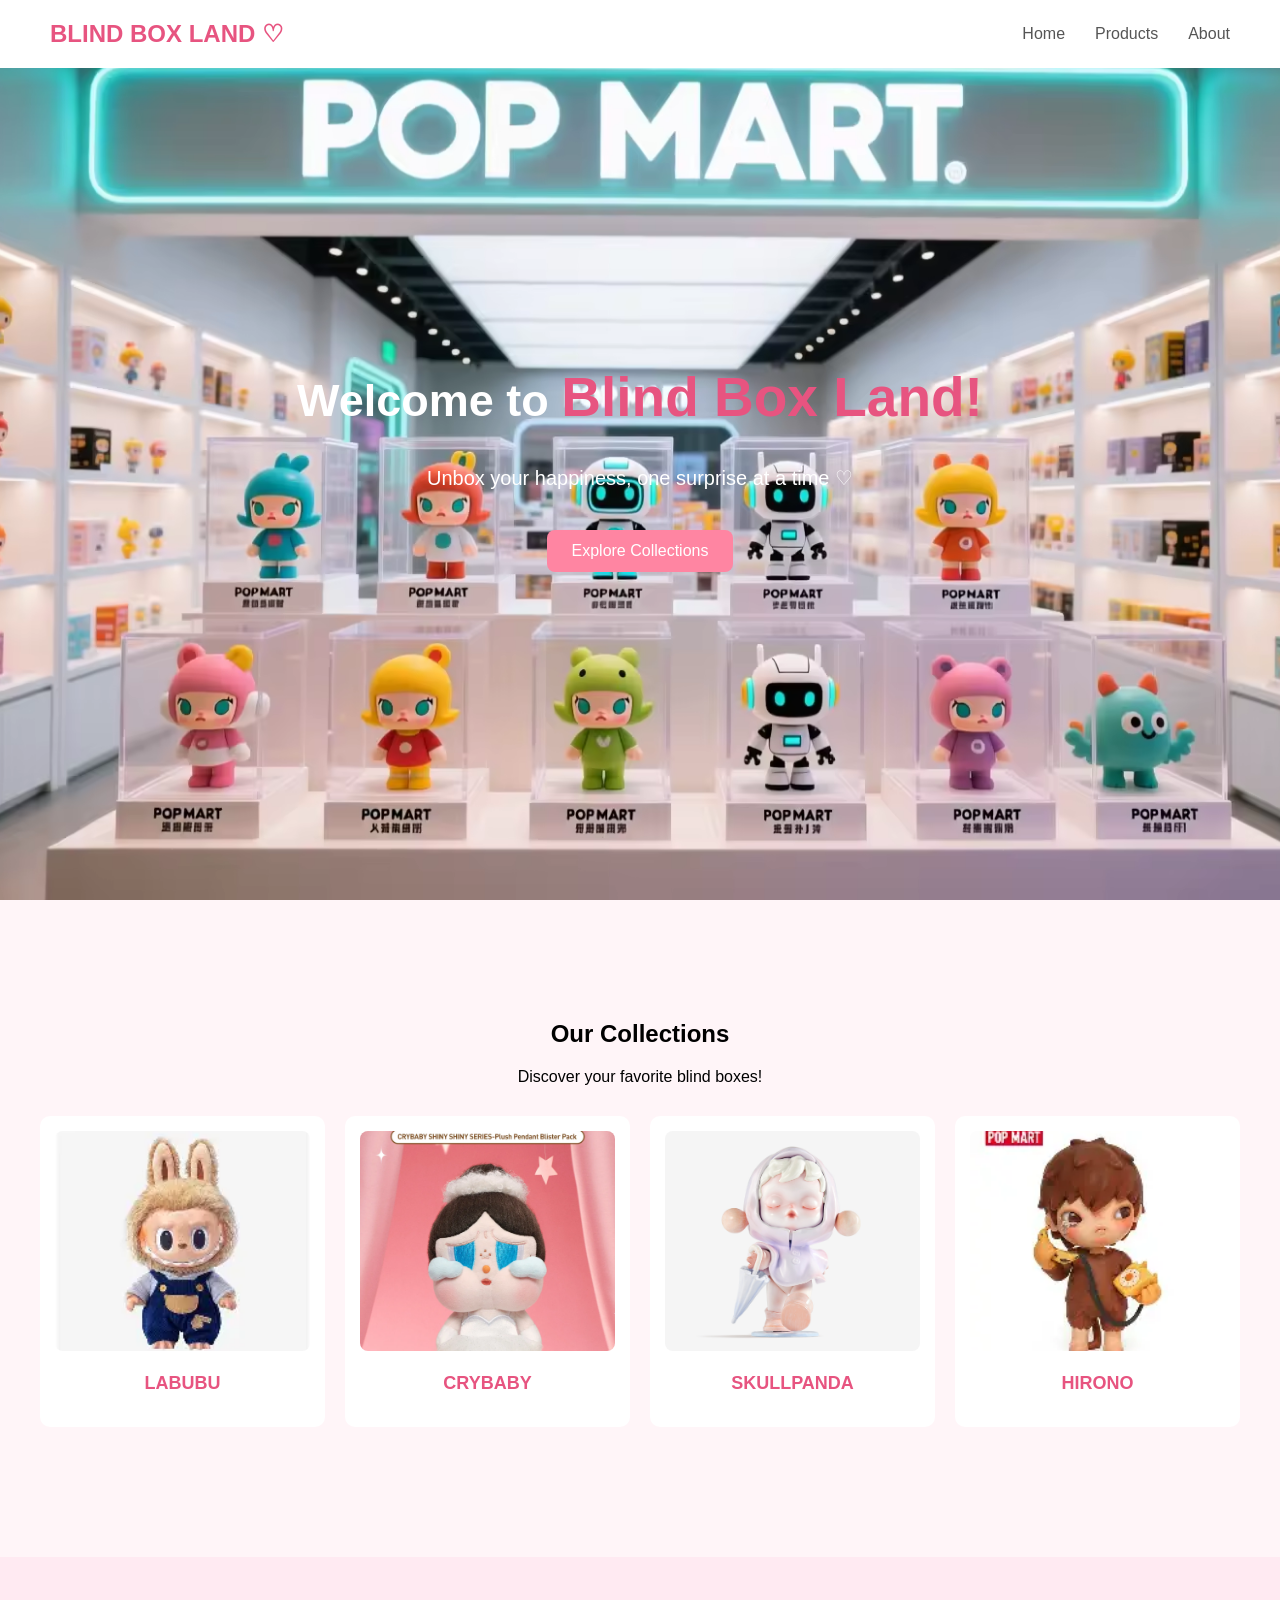
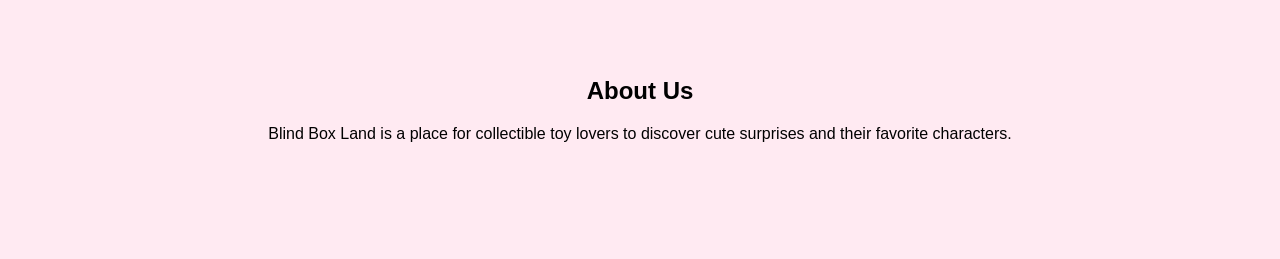
<file: index.html>
<!DOCTYPE html>
<html lang="en">
<head>
    <title>Blind Box Land</title>
    <link rel="stylesheet" href="style.css">
</head>
<body class="home-page">

    <!-- Navbar -->
    <nav class="navbar">
        <div class="logo">BLIND BOX LAND ♡</div>
        <ul class="nav-links">
            <li><a href="#home">Home</a></li>
            <li><a href="#products">Products</a></li>
            <li><a href="#about">About</a></li>
        </ul>
    </nav>

    <!-- Section Home -->
    <section id="home" class="hero">
        <div class="hero-content">
            <h1>Welcome to <span>Blind Box Land!</span></h1>
            <p>Unbox your happiness, one surprise at a time ♡</p>
            <a href="#products" class="hero-button">
                Explore Collections
            </a>
        </div>
    </section>

    <!-- Section Products -->
    
<!-- Section Products -->
<section id="products" class="products">
    <h2>Our Collections</h2>
    <p>Discover your favorite blind boxes!</p>

    <div class="product-container">
        <div class="product-card">
            <img src="images/produk1.webp" alt="Labubu">
            <h3>LABUBU</h3>
        </div>

        <div class="product-card">
            <img src="images/produk2.webp" alt="Crybaby">
            <h3>CRYBABY</h3>
        </div>

        <div class="product-card">
            <img src="images/produk3.webp" alt="Skullpanda">
            <h3>SKULLPANDA</h3>
        </div>

        <div class="product-card">
            <img src="images/produk4.webp" alt="Hirono">
            <h3>HIRONO</h3>
        </div>
    </div>
</section>

    <!-- Section About -->
    <section id="about" class="about">
        <h2>About Us</h2>
        <p>
            Blind Box Land is a place for collectible
            toy lovers to discover cute surprises
            and their favorite characters.
        </p>
    </section>

</body>
</html>
</file>
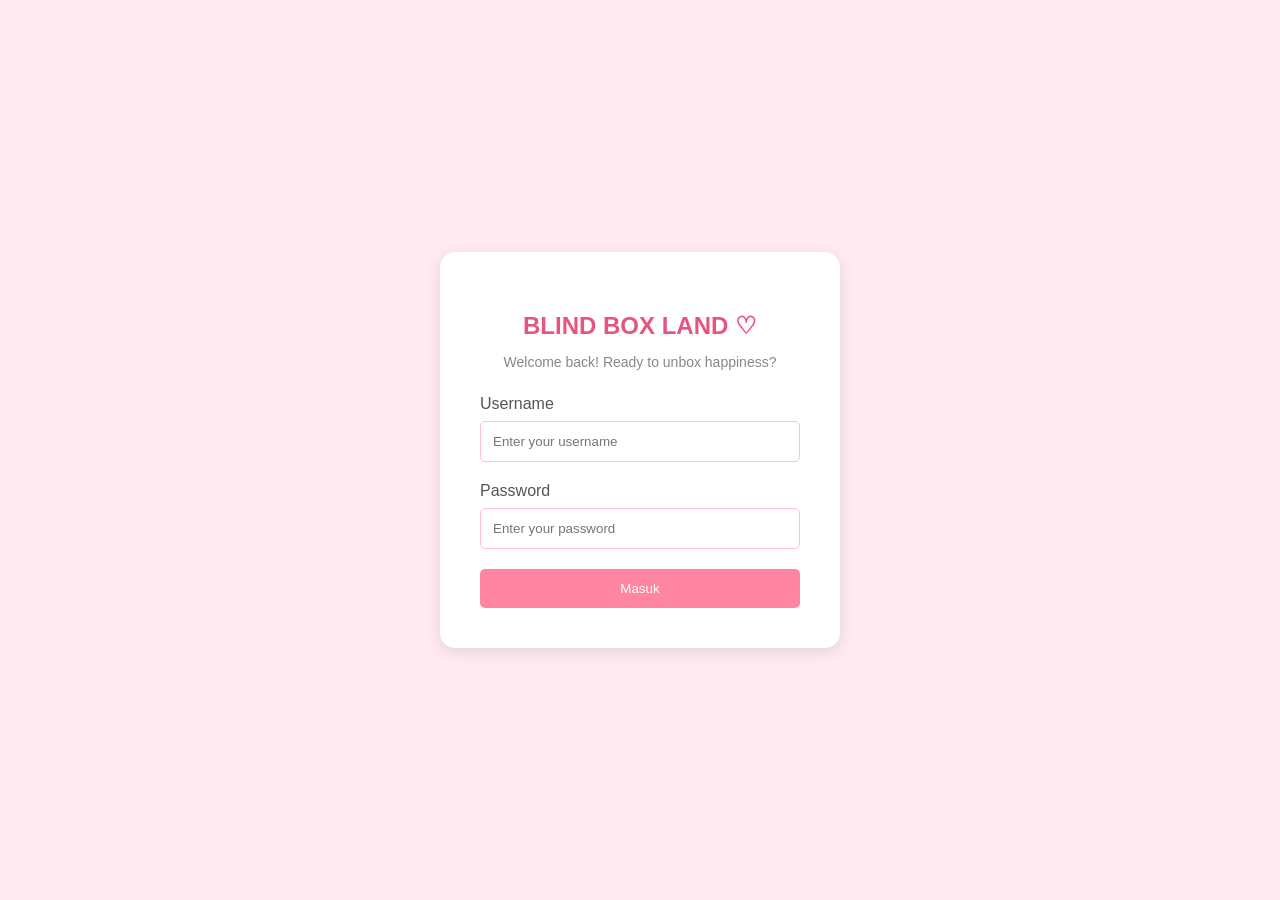
<file: login.html>
<!DOCTYPE html>
<html lang="en">
<head>
    <meta charset="UTF-8">
    <meta name="viewport" content="width=device-width, initial-scale=1.0">
    <title>Login - Blind Box Land</title>
    <link rel="stylesheet" href="style.css">
</head>
<body class="login-page">

    <div class="login-container">
        <h2>BLIND BOX LAND ♡</h2>
        <p>Welcome back! Ready to unbox happiness?</p>

        <form action="index.html">
            <label for="username">Username</label>
            <input type="text" id="username"
                   placeholder="Enter your username">

            <label for="password">Password</label>
            <input type="password" id="password"
                   placeholder="Enter your password">

            <button type="submit">Masuk</button>
        </form>
    </div>

</body>
</html>
</file>
<file: style.css>
.login-page {
    background-color: #ffeaf2;
    font-family: Arial, sans-serif;
    margin: 0;
    min-height: 100vh;
    display: flex;
    justify-content: center;
    align-items: center;
}

.login-container {
    background-color: white;
    padding: 40px;
    width: 320px;
    max-width: 80%;
    border-radius: 15px;
    text-align: center;
    box-shadow: 0 4px 15px rgba(0,0,0,0.1);
}

.login-container h2 {
    color: #e75480;
    margin-bottom: 10px;
}

.login-container p {
    color: #888;
    margin-bottom: 25px;
    font-size: 14px;
}

.login-container label {
    display: block;
    text-align: left;
    margin-bottom: 8px;
    color: #555;
}

.login-container input {
    width: 100%;
    padding: 12px;
    margin-bottom: 20px;
    border: 1px solid #ffc0d5;
    border-radius: 5px;
    box-sizing: border-box;
}

.login-container input:focus {
    background-color: #fff0f6;
    outline: 2px solid #ff85a2;
}

.login-container button {
    background-color: #ff85a2;
    color: white;
    padding: 12px;
    width: 100%;
    border: none;
    border-radius: 5px;
    cursor: pointer;
}

.login-container button:hover {
    background-color: black;
    color: white;
}


.home-page {
    margin: 0;
    font-family: Arial, sans-serif;
    background-color: #fff5f8;
}

.navbar {
    display: flex;
    justify-content: space-between;
    align-items: center;
    background-color: #ffffff;
    padding: 20px 50px;
    position: fixed;
    top: 0;
    left: 0;
    width: 100%;
    box-sizing: border-box;
    z-index: 1000;
}

.logo {
    color: #e75480;
    font-size: 24px;
    font-weight: bold;
}

.nav-links {
    display: flex;
    list-style: none;
    gap: 30px;
    margin: 0;
    padding: 0;
}

.nav-links a {
    color: #555;
    text-decoration: none;
    font-size: 16px;
}

.nav-links a:hover {
    color: #ff85a2;
}

.hero {
    min-height: 100vh;
    background-image: url("images/background.jpg");
    background-size: cover;
    background-position: center;
    background-repeat: no-repeat;

    display: flex;
    justify-content: center;
    align-items: center;
    text-align: center;
}

.hero-content h1 {
    font-size: 45px;
    color: #ffffff;
}

.hero-content h1 span {
    color: #e75480;
    font-size: 55px;
}

.hero-content p {
    color: #ffffff;
    font-size: 20px;
}

.hero-button {
    display: inline-block;
    background-color: #ff85a2;
    color: white;
    padding: 12px 25px;
    margin-top: 20px;
    border-radius: 8px;
    text-decoration: none;
}

.hero-button:hover {
    background-color: black;
    color: white;
}

.products {
    padding: 100px 30px;
    text-align: center;
    background-color: #fff5f8;
}

.about {
    padding: 100px 30px;
    text-align: center;
    background-color: #ffeaf2;
}

section {
    scroll-margin-top: 75px;
}


.product-container {
    display: grid;
    grid-template-columns: repeat(4, 1fr);
    gap: 20px;
    max-width: 1200px;
    margin: 30px auto;
}

.product-card {
    background-color: white;
    padding: 15px;
    border-radius: 10px;
    text-align: center;
}

.product-card img {
    width: 100%;
    height: 220px;
    object-fit: cover;
    border-radius: 8px;
}

.product-card h3 {
    color: #e75480;
    font-size: 18px;
}

@media screen and (max-width: 767px) {
    .product-container {
        grid-template-columns: repeat(2, 1fr);
        gap: 10px;
    }

    .product-card {
        padding: 10px;
    }

    .product-card img {
        height: 150px;
    }
}
</file>
